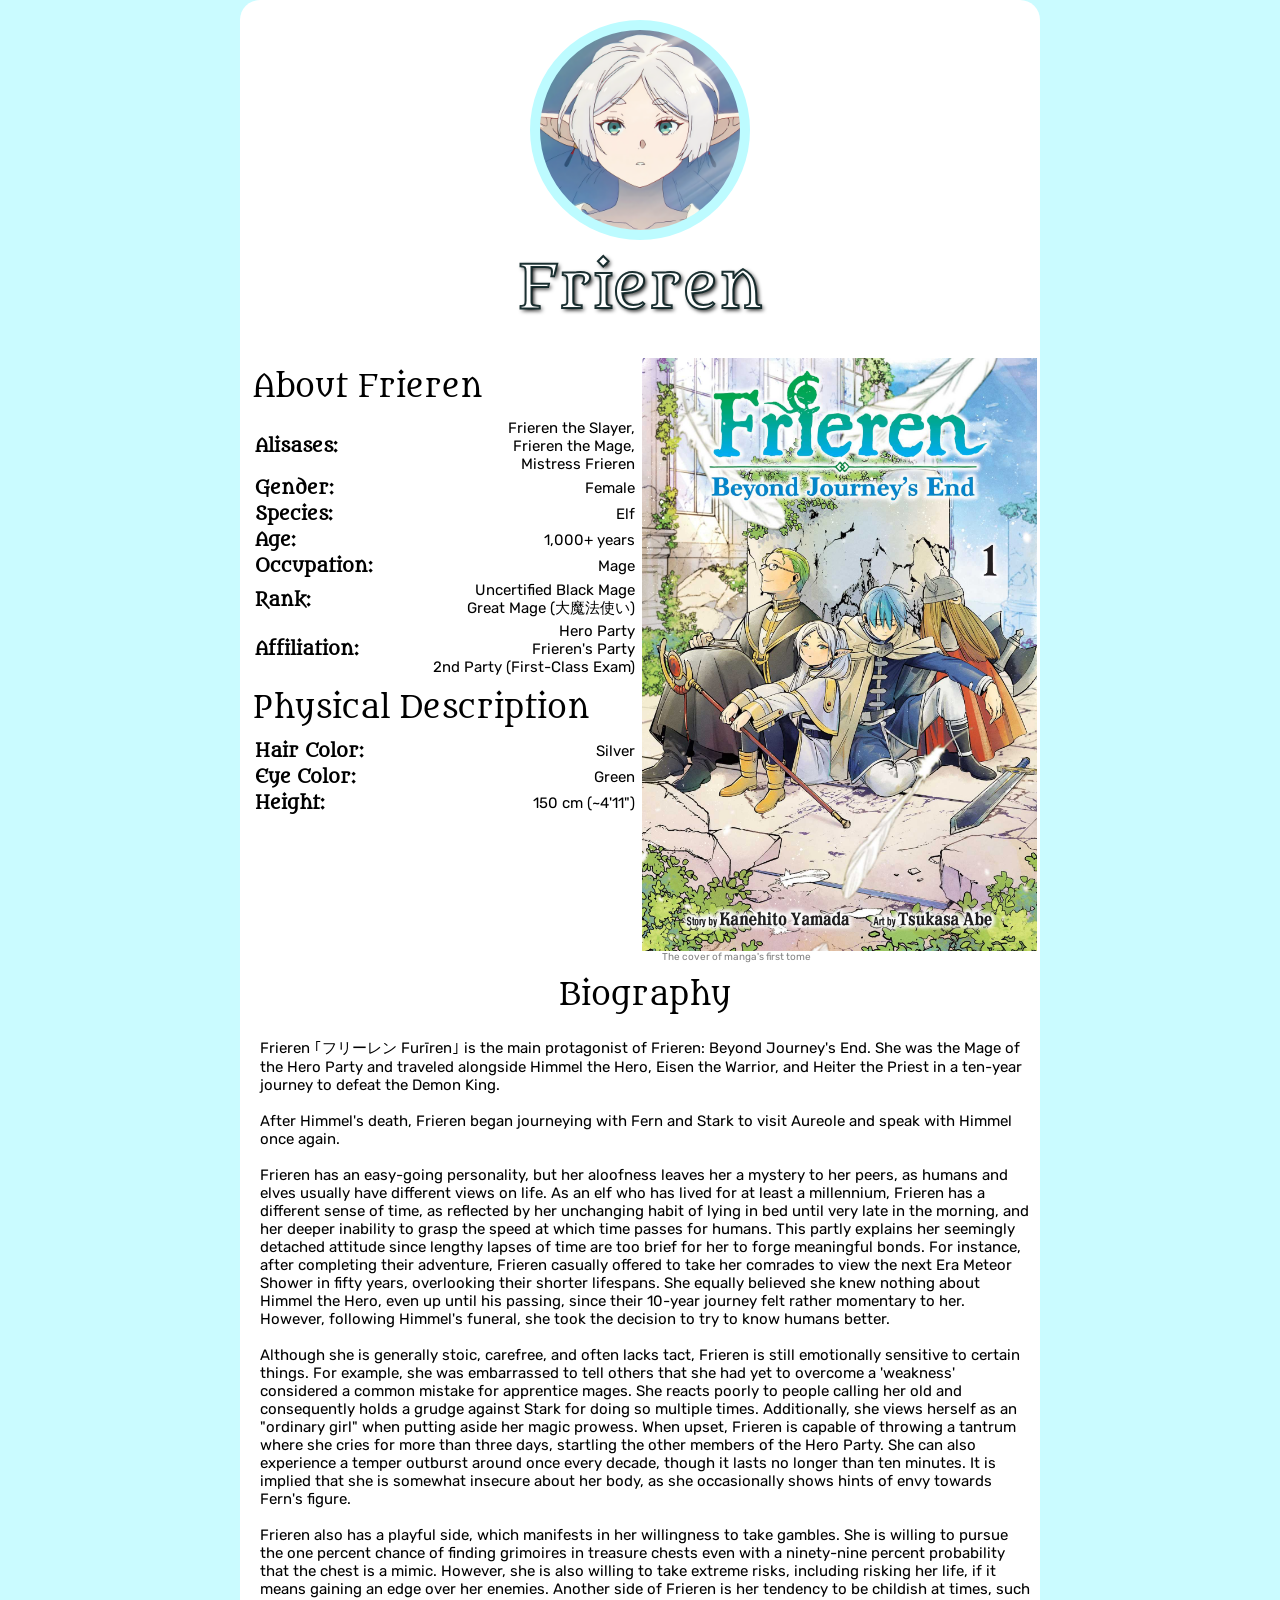
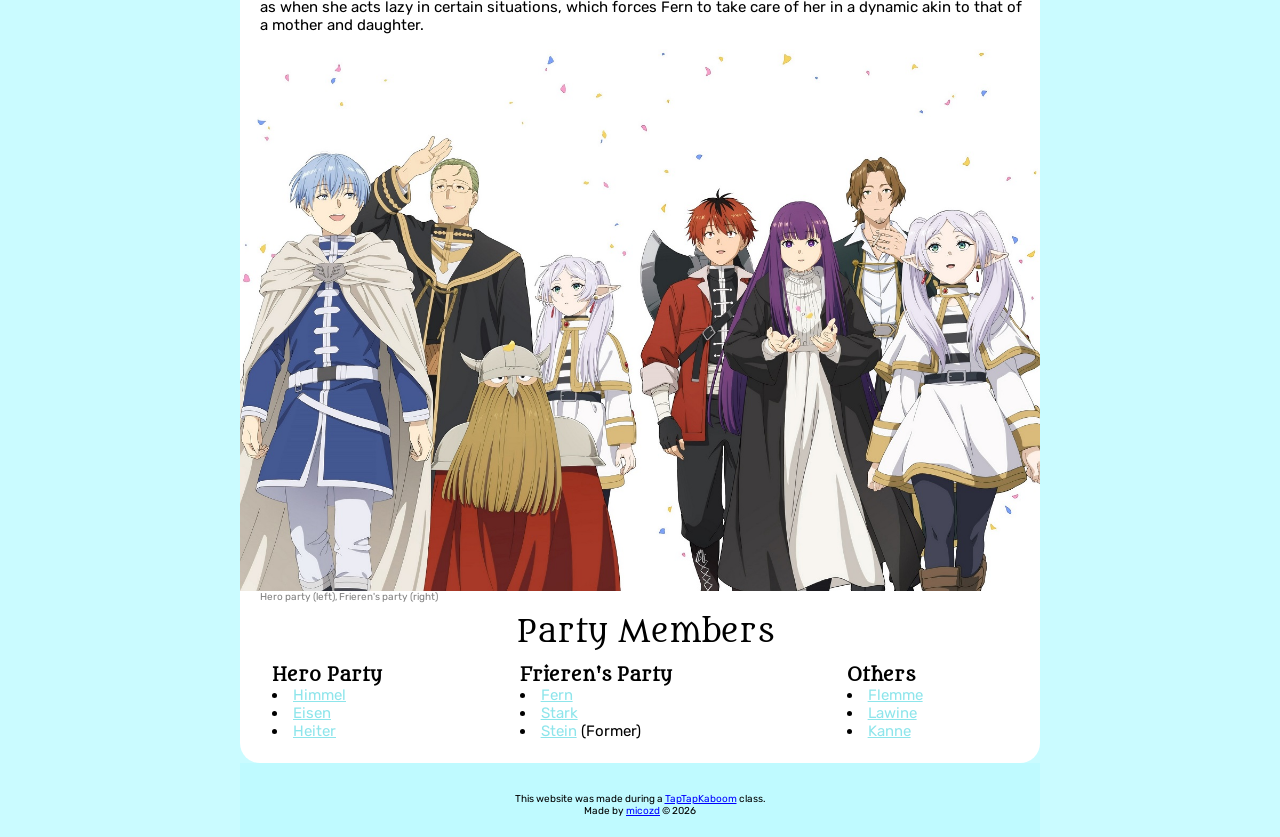
<file: index.html>
<html lang="en">
<head>
    <meta charset="UTF-8">
    <meta name="viewport" content="width=device-width, initial-scale=1.0", userscalable="no">
    <title>Frieren</title>
    <link rel="icon" href="./img/frieren_logo.png" type="image/x-icon">
    <link rel="stylesheet" href="./css/style.css">
</head>
<body>
    <center>
    <!-- Header -->
    <header>

        <div class="pfp"></div>
        <h1>Frieren</h1>
        
    </header>
    <!-- Main -->
    <main>
        <table margin="0" width="100%">
            <tr>
                <td class="about_section">
                    <h2>About Frieren</h2>
                    <table>
                        <tr>
                            <td class="about_cat">
                                Alisases:
                            </td>
                            <td class="about_info">
                                Frieren the Slayer,<br> Frieren the Mage, <br> Mistress Frieren
                            </td>
                        </tr>
                        <tr>
                            <td class="about_cat">
                                Gender:
                            </td>
                            <td class="about_info">
                                Female
                            </td>
                        </tr>
                        <tr>
                            <td class="about_cat">
                                Species:
                            </td>
                            <td class="about_info">
                                Elf
                            </td>
                        </tr>
                        <tr>
                            <td class="about_cat">
                                Age:
                            </td>
                            <td class="about_info">
                                1,000+ years
                            </td>
                        </tr>
                        <tr>
                            <td class="about_cat">
                                Occupation:
                            </td>
                            <td class="about_info">
                                Mage
                            </td>
                        </tr>
                        <tr>
                            <td class="about_cat">
                                Rank:
                            </td>
                            <td class="about_info">
                                Uncertified Black Mage<br>
                                Great Mage (大魔法使い)
                            </td>
                        </tr>
                        <tr>
                            <td class="about_cat">
                                Affiliation:
                            </td>
                            <td class="about_info">
                                Hero Party<br>
                                Frieren's Party<br>
                                2nd Party (First-Class Exam)
                            </td>
                        </tr>
                        </table>
                        <table>
                        <h2>Physical Description</h2>
                        <tr>
                            <td class="about_cat">
                                Hair Color:
                            </td>
                            <td class="about_info">
                                Silver
                            </td>
                        </tr>
                        <tr>
                            <td class="about_cat">
                                Eye Color:
                            </td>
                            <td class="about_info">
                                Green
                            </td>
                        </tr>
                        <tr>
                            <td class="about_cat">
                                Height:
                            </td>
                            <td class="about_info">
                                150 cm (~4'11")
                            </td>
                    </table>
                </td>
                <td class="manga_tab" width="50%">
                    <img class="manga" src="./img/frieren_vol1.jpg">
                    <figcaption class="figcaption_manga">The cover of manga's first tome</figcaption>
                </td>
            </tr>
        </table>
        <div class="bio">
            <h2>Biography</h2>
            <p class="bio_text">
                Frieren ｢フリーレン Furīren｣ is the main protagonist of Frieren: Beyond Journey's End. She was the Mage of the Hero Party and traveled alongside Himmel the Hero, Eisen the Warrior, and Heiter the Priest in a ten-year journey to defeat the Demon King.<br><br>
                After Himmel's death, Frieren began journeying with Fern and Stark to visit Aureole and speak with Himmel once again. <br><br>
                Frieren has an easy-going personality, but her aloofness leaves her a mystery to her peers, as humans and elves usually have different views on life. As an elf who has lived for at least a millennium, Frieren has a different sense of time, as reflected by her unchanging habit of lying in bed until very late in the morning, and her deeper inability to grasp the speed at which time passes for humans. This partly explains her seemingly detached attitude since lengthy lapses of time are too brief for her to forge meaningful bonds. For instance, after completing their adventure, Frieren casually offered to take her comrades to view the next Era Meteor Shower in fifty years, overlooking their shorter lifespans. She equally believed she knew nothing about Himmel the Hero, even up until his passing, since their 10-year journey felt rather momentary to her. However, following Himmel's funeral, she took the decision to try to know humans better.<br><br>   
                Although she is generally stoic, carefree, and often lacks tact, Frieren is still emotionally sensitive to certain things. For example, she was embarrassed to tell others that she had yet to overcome a 'weakness' considered a common mistake for apprentice mages. She reacts poorly to people calling her old and consequently holds a grudge against Stark for doing so multiple times. Additionally, she views herself as an "ordinary girl" when putting aside her magic prowess. When upset, Frieren is capable of throwing a tantrum where she cries for more than three days, startling the other members of the Hero Party. She can also experience a temper outburst around once every decade, though it lasts no longer than ten minutes. It is implied that she is somewhat insecure about her body, as she occasionally shows hints of envy towards Fern's figure.<br><br>
                Frieren also has a playful side, which manifests in her willingness to take gambles. She is willing to pursue the one percent chance of finding grimoires in treasure chests even with a ninety-nine percent probability that the chest is a mimic. However, she is also willing to take extreme risks, including risking her life, if it means gaining an edge over her enemies. Another side of Frieren is her tendency to be childish at times, such as when she acts lazy in certain situations, which forces Fern to take care of her in a dynamic akin to that of a mother and daughter. 
            </p>
        </div>
        <img src="./img/frieren_parties.jpg">
                    <figcaption>Hero party (left), Frieren's party (right)</figcaption>
    <h2>Party Members</h2>
    <table margin="0" width="95%">
        <tr>
            <td class="party_members">
                <h3>Hero Party</h3>
             <li><a href="./himmel.html">Himmel</a></li>
              <li><a href="./eisen.html">Eisen</a></li>
              <li><a href="./heiter.html">Heiter</a></li>
            </td>
            <td class="party_members">
                <h3>Frieren's Party</h3>
              <li><a href="https://frieren.fandom.com/wiki/Fern" target="_blank">Fern</a></li>
              <li><a href="https://frieren.fandom.com/wiki/Stark" target="_blank">Stark</a></li>
              <li><a href="https://frieren.fandom.com/wiki/Sein" target="_blank">Stein</a> (Former)</li>
            </td>
            <td class="party_members">
                <h3>Others</h3>
                <li><a href="https://frieren.fandom.com/wiki/Flamme" target="_blank">Flemme</a></li>
                <li><a href="https://frieren.fandom.com/wiki/Lawine" target="_blank">Lawine</a></li>
                <li><a href="https://frieren.fandom.com/wiki/Kanne" target="_blank">Kanne</a></li>
            </td>
        </tr>
    </table>
    </main>
    <!-- Footer -->
<footer>
    <p>This website was made during a <a href="taptapkaboom.com" target="_blank">TapTapKaboom</a> class. <br>Made by <a href="https://github.com/micozd" target="_blank">micozd</a> &#169 2026</p>
</footer>
    </center>
</body>
</html>
</file>
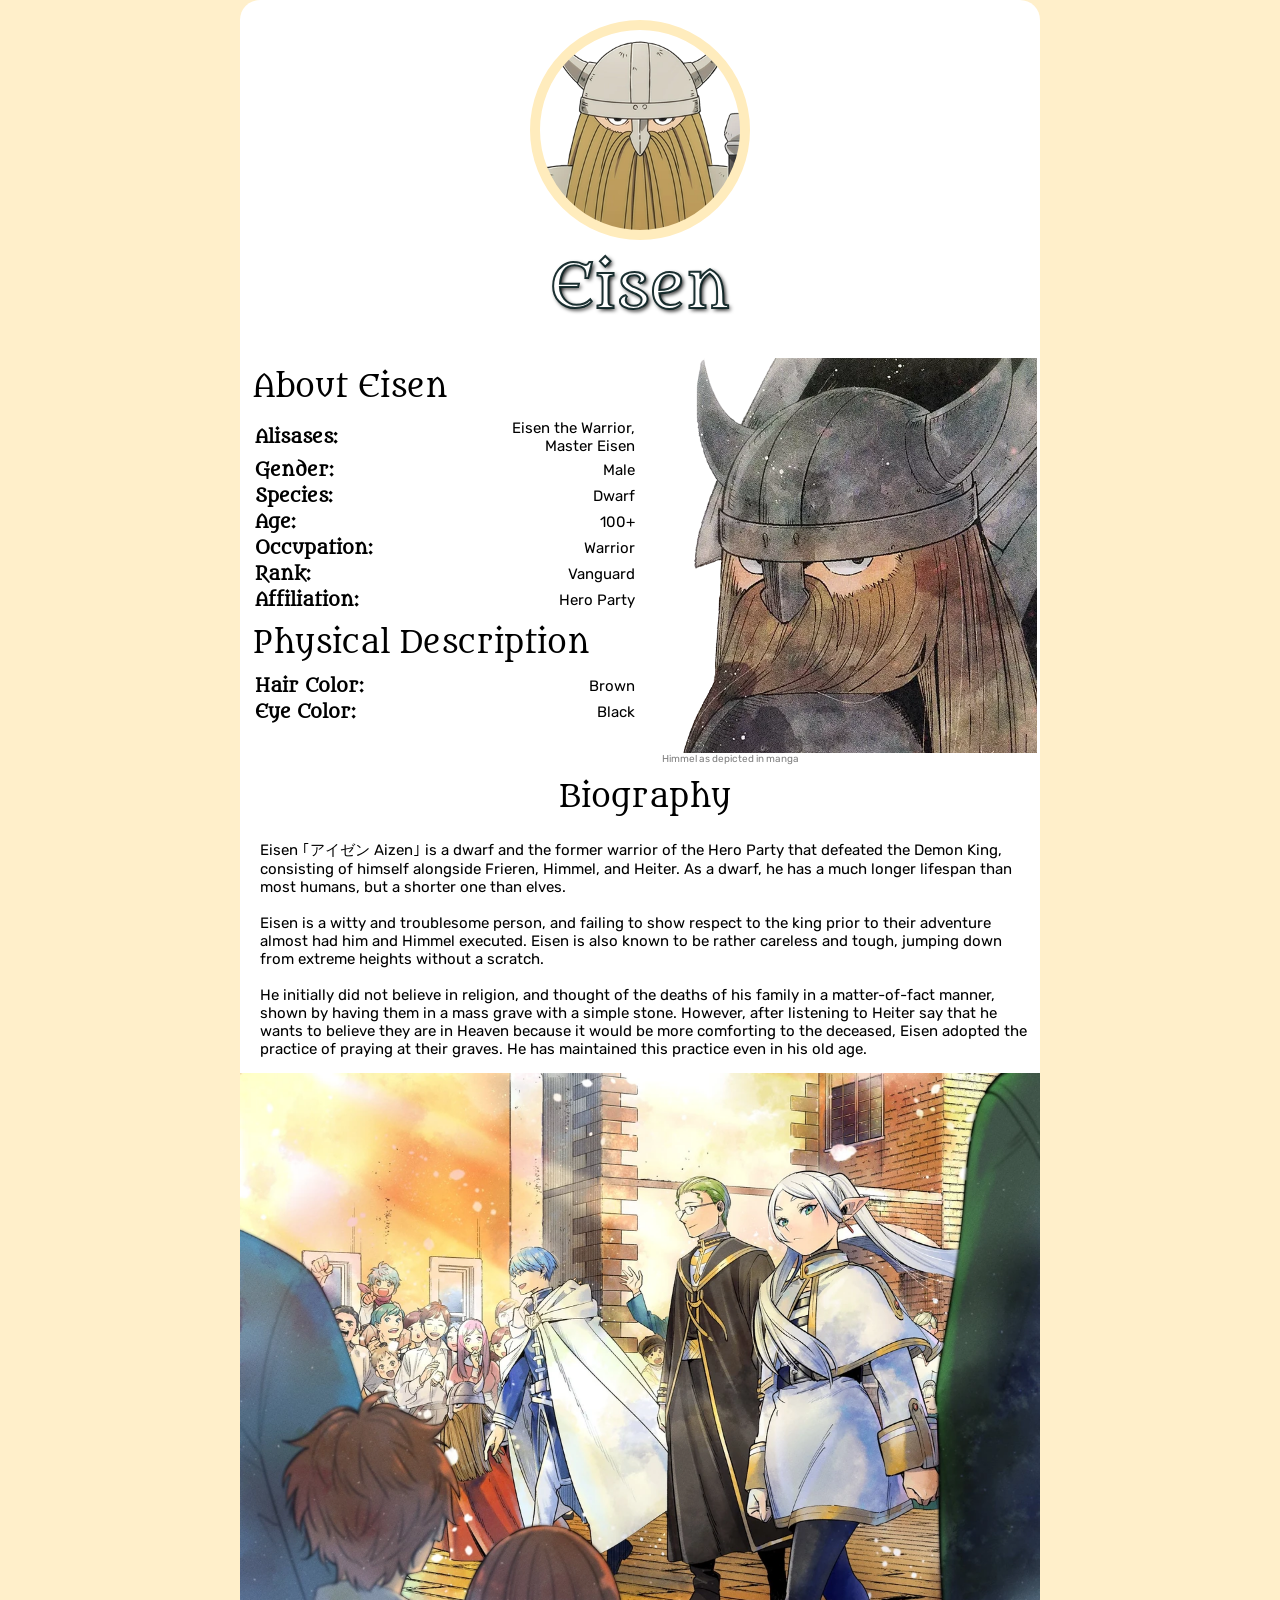
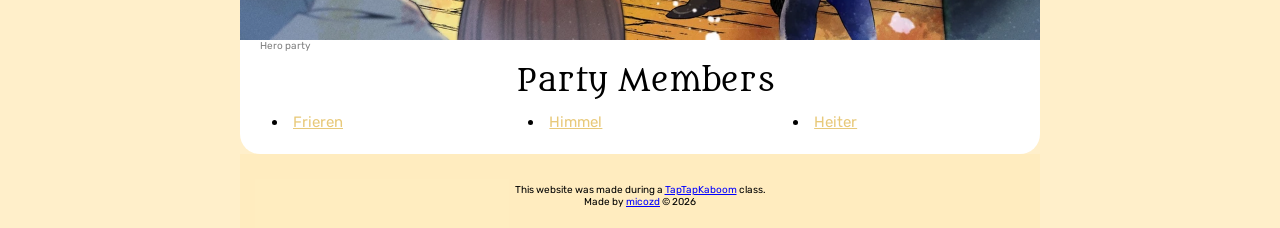
<file: eisen.html>
<html lang="en">
<head>
    <meta charset="UTF-8">
    <meta name="viewport" content="width=device-width, initial-scale=1.0", userscalable="no">
    <title>Eisen</title>
    <link rel="icon" href="./img/frieren_logo.png" type="image/x-icon">
    <link rel="stylesheet" href="./css/style_eisen.css">
</head>
<body>
    <center>
    <!-- Header -->
    <header>

        <div class="pfp"></div>
        <h1>Eisen</h1>
        
    </header>
    <!-- Main -->
    <main>
        <table margin="0" width="100%">
            <tr>
                <td class="about_section">
                    <h2>About Eisen</h2>
                    <table>
                        <tr>
                            <td class="about_cat">
                                Alisases:
                            </td>
                            <td class="about_info">
                                Eisen the Warrior,<br> Master Eisen
                            </td>
                        </tr>
                        <tr>
                            <td class="about_cat">
                                Gender:
                            </td>
                            <td class="about_info">
                                Male
                            </td>
                        </tr>
                        <tr>
                            <td class="about_cat">
                                Species:
                            </td>
                            <td class="about_info">
                                Dwarf
                            </td>
                        </tr>
                        <tr>
                            <td class="about_cat">
                                Age:
                            </td>
                            <td class="about_info">
                                100+
                            </td>
                        </tr>
                        <tr>
                            <td class="about_cat">
                                Occupation:
                            </td>
                            <td class="about_info">
                                Warrior
                            </td>
                        </tr>
                         <tr>
                            <td class="about_cat">
                                Rank:
                            </td>
                            <td class="about_info">
                                Vanguard
                            </td>
                        </tr>
                        <tr>
                            <td class="about_cat">
                                Affiliation:
                            </td>
                            <td class="about_info">
                                Hero Party
                            </td>
                        </tr>
                        </table>
                        <table>
                        <h2>Physical Description</h2>
                        <tr>
                            <td class="about_cat">
                                Hair Color:
                            </td>
                            <td class="about_info">
                                Brown
                            </td>
                        </tr>
                        <tr>
                            <td class="about_cat">
                                Eye Color:
                            </td>
                            <td class="about_info">
                                Black
                            </td>
                        </tr>
                    </table>
                </td>
                <td class="manga_tab" width="50%">
                    <img class="manga" src="./img/Eisen_manga_portrait.webp">
                    <figcaption class="figcaption_manga">Himmel as depicted in manga</figcaption>
                </td>
            </tr>
        </table>
        <div class="bio">
            <h2>Biography</h2>
            <p class="bio_text">
                Eisen ｢アイゼン Aizen｣ is a dwarf and the former warrior of the Hero Party that defeated the Demon King, consisting of himself alongside Frieren, Himmel, and Heiter. As a dwarf, he has a much longer lifespan than most humans, but a shorter one than elves. <br><br>
                Eisen is a witty and troublesome person, and failing to show respect to the king prior to their adventure almost had him and Himmel executed. Eisen is also known to be rather careless and tough, jumping down from extreme heights without a scratch. <br><br>
                He initially did not believe in religion, and thought of the deaths of his family in a matter-of-fact manner, shown by having them in a mass grave with a simple stone. However, after listening to Heiter say that he wants to believe they are in Heaven because it would be more comforting to the deceased, Eisen adopted the practice of praying at their graves. He has maintained this practice even in his old age. 

            </p>
        </div>
        <img src="./img/hero_party.webp">
                    <figcaption>Hero party</figcaption>
    <h2>Party Members</h2>
    <table margin="0" width="95%">
        <tr>
            <td class="party_members">   
             <li><a href="./index.html">Frieren</a></li>             
            </td>
            <td class="party_members">
               <li><a href="./himmel.html">Himmel</a></li>
            </td>
            <td class="party_members">
              <li><a href="./heiter.html">Heiter</a></li>
            </td>
        </tr>
    </table>
    </main>
    <!-- Footer -->
<footer>
    <p>This website was made during a <a href="taptapkaboom.com" target="_blank">TapTapKaboom</a> class. <br>Made by <a href="https://github.com/micozd" target="_blank">micozd</a> &#169 2026</p>
</footer>
    </center>
</body>
</html>
</file>
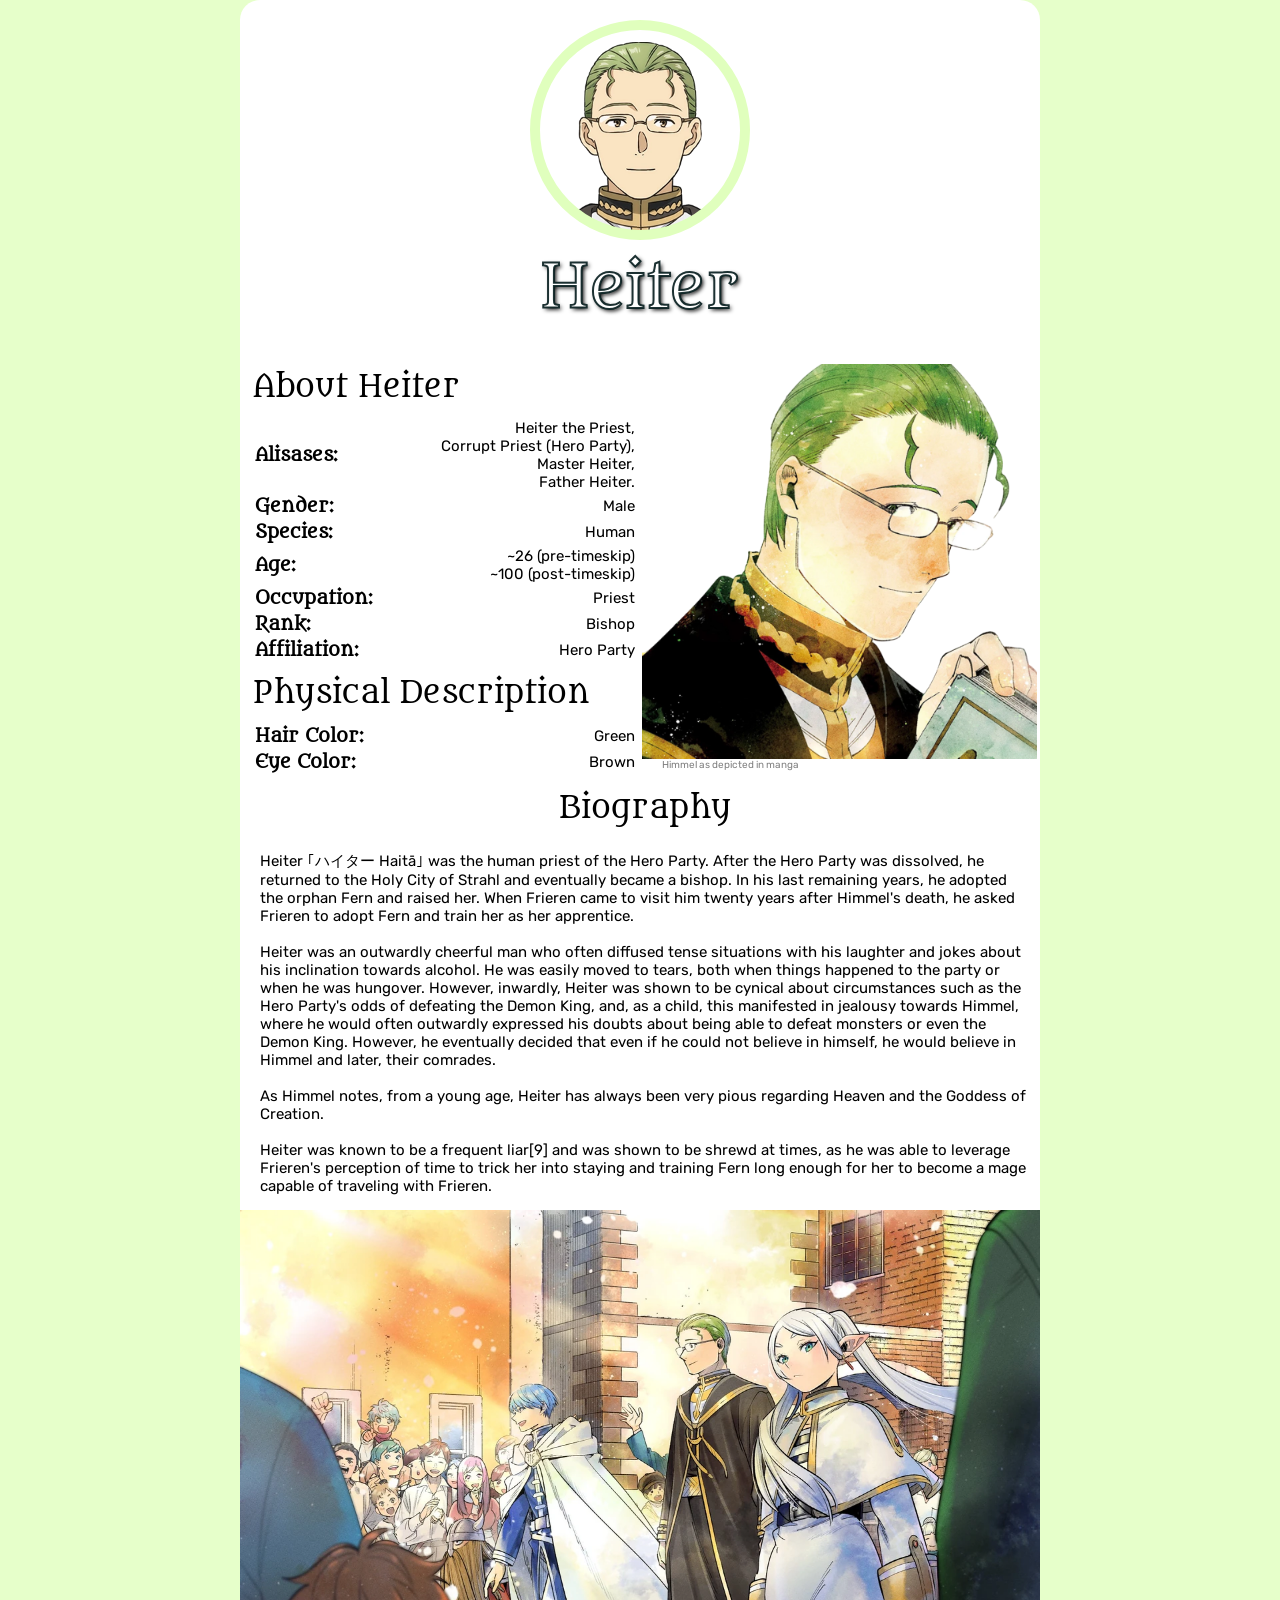
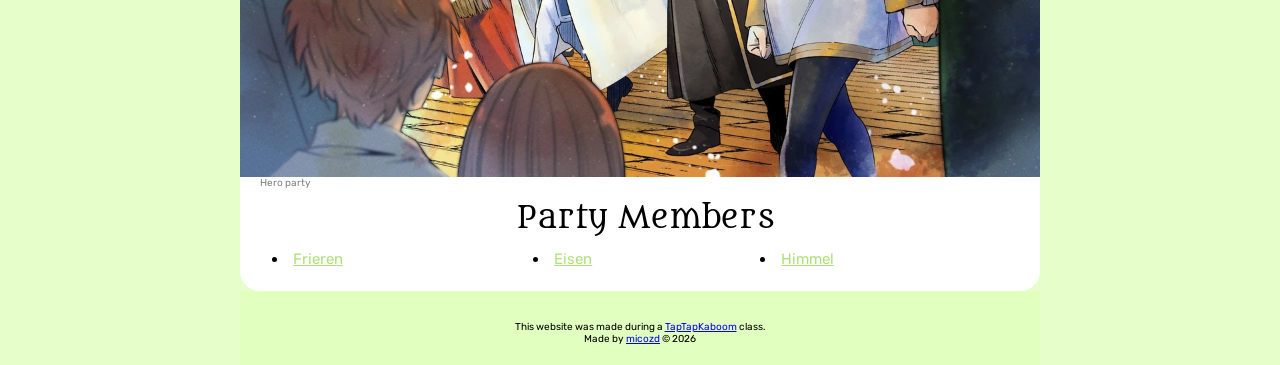
<file: heiter.html>
<html lang="en">
<head>
    <meta charset="UTF-8">
    <meta name="viewport" content="width=device-width, initial-scale=1.0", userscalable="no">
    <title>Heiter</title>
    <link rel="icon" href="./img/frieren_logo.png" type="image/x-icon">
    <link rel="stylesheet" href="./css/style_heiter.css">
</head>
<body>
    <center>
    <!-- Header -->
    <header>
        <div class="pfp"></div>
        <h1>Heiter</h1>
        
    </header>
    <!-- Main -->
    <main>
        <table margin="0" width="100%">
            <tr>
                <td class="about_section">
                    <h2>About Heiter</h2>
                    <table>
                        <tr>
                            <td class="about_cat">
                                Alisases:
                            </td>
                            <td class="about_info">
                                Heiter the Priest,<br> Corrupt Priest (Hero Party),<br>Master Heiter,<br>Father Heiter.
                            </td>
                        </tr>
                        <tr>
                            <td class="about_cat">
                                Gender:
                            </td>
                            <td class="about_info">
                                Male
                            </td>
                        </tr>
                        <tr>
                            <td class="about_cat">
                                Species:
                            </td>
                            <td class="about_info">
                                Human
                            </td>
                        </tr>
                        <tr>
                            <td class="about_cat">
                                Age:
                            </td>
                            <td class="about_info">
                                ~26 (pre-timeskip)<br>
                                ~100 (post-timeskip)
                            </td>
                        </tr>
                        <tr>
                            <td class="about_cat">
                                Occupation:
                            </td>
                            <td class="about_info">
                                Priest
                            </td>
                        </tr>
                         <tr>
                            <td class="about_cat">
                                Rank:
                            </td>
                            <td class="about_info">
                                Bishop
                            </td>
                        </tr>
                        <tr>
                            <td class="about_cat">
                                Affiliation:
                            </td>
                            <td class="about_info">
                                Hero Party
                            </td>
                        </tr>
                        </table>
                        <table>
                        <h2>Physical Description</h2>
                        <tr>
                            <td class="about_cat">
                                Hair Color:
                            </td>
                            <td class="about_info">
                                Green
                            </td>
                        </tr>
                        <tr>
                            <td class="about_cat">
                                Eye Color:
                            </td>
                            <td class="about_info">
                                Brown
                            </td>
                        </tr>
                    </table>
                </td>
                <td class="manga_tab" width="50%">
                    <img class="manga" src="./img/Heiter_manga_portrait.webp">
                    <figcaption class="figcaption_manga">Himmel as depicted in manga</figcaption>
                </td>
            </tr>
        </table>
        <div class="bio">
            <h2>Biography</h2>
            <p class="bio_text">
                Heiter ｢ハイター Haitā｣ was the human priest of the Hero Party. After the Hero Party was dissolved, he returned to the Holy City of Strahl and eventually became a bishop. In his last remaining years, he adopted the orphan Fern and raised her. When Frieren came to visit him twenty years after Himmel's death, he asked Frieren to adopt Fern and train her as her apprentice.  <br><br>
                Heiter was an outwardly cheerful man who often diffused tense situations with his laughter and jokes about his inclination towards alcohol. He was easily moved to tears, both when things happened to the party or when he was hungover. However, inwardly, Heiter was shown to be cynical about circumstances such as the Hero Party's odds of defeating the Demon King, and, as a child, this manifested in jealousy towards Himmel, where he would often outwardly expressed his doubts about being able to defeat monsters or even the Demon King. However, he eventually decided that even if he could not believe in himself, he would believe in Himmel and later, their comrades.  <br><br>
                As Himmel notes, from a young age, Heiter has always been very pious regarding Heaven and the Goddess of Creation. <br><br>
                Heiter was known to be a frequent liar[9] and was shown to be shrewd at times, as he was able to leverage Frieren's perception of time to trick her into staying and training Fern long enough for her to become a mage capable of traveling with Frieren. 
            </p>
        </div>
        <img src="./img/hero_party.webp">
                    <figcaption>Hero party</figcaption>
    <h2>Party Members</h2>
    <table margin="0" width="95%">
        <tr>
            <td class="party_members">   
             <li><a href="./index.html">Frieren</a></li>             
            </td>
            <td class="party_members">
               <li><a href="./eisen.html">Eisen</a></li>
            </td>
            <td class="party_members">
              <li><a href="./himmel.html">Himmel</a></li>
            </td>
        </tr>
    </table>
    </main>
    <!-- Footer -->
<footer>
    <p>This website was made during a <a href="taptapkaboom.com" target="_blank">TapTapKaboom</a> class. <br>Made by <a href="https://github.com/micozd" target="_blank">micozd</a> &#169 2026</p>
</footer>
    </center>
</body>
</html>
</file>
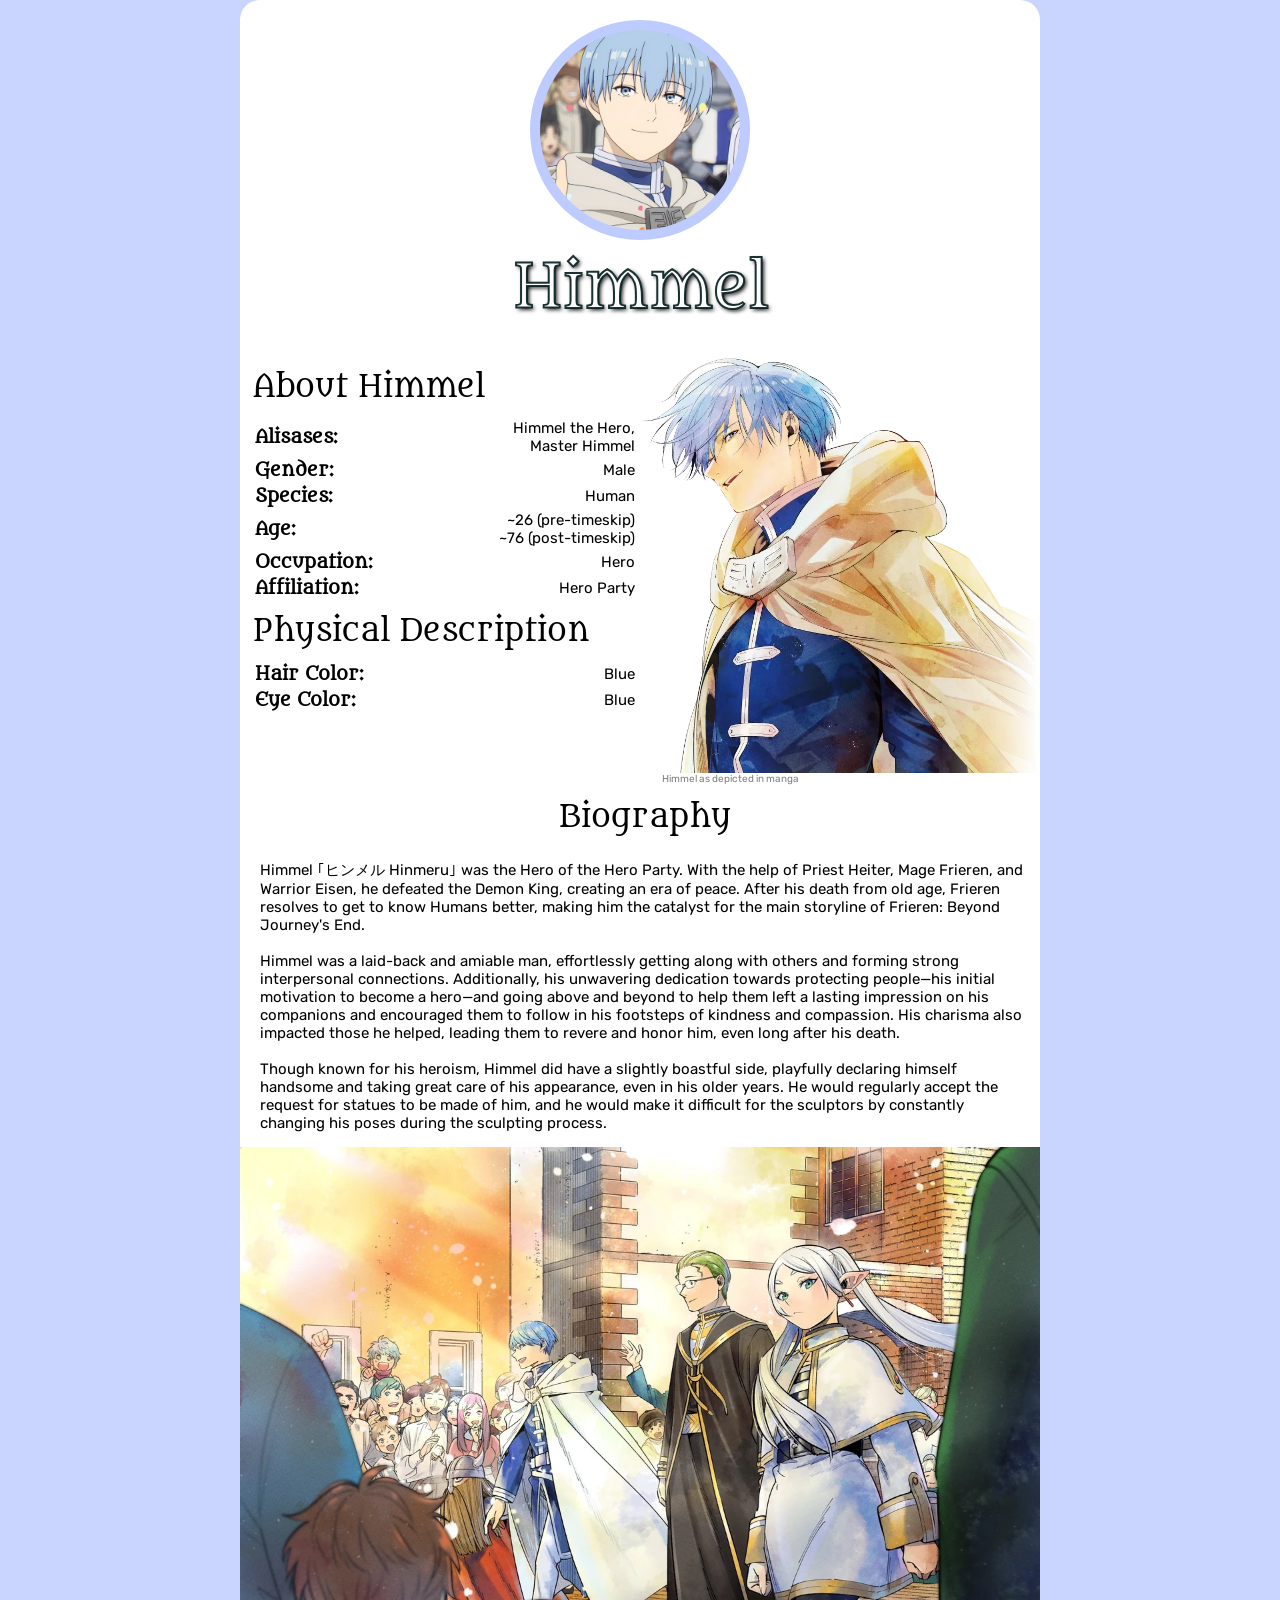
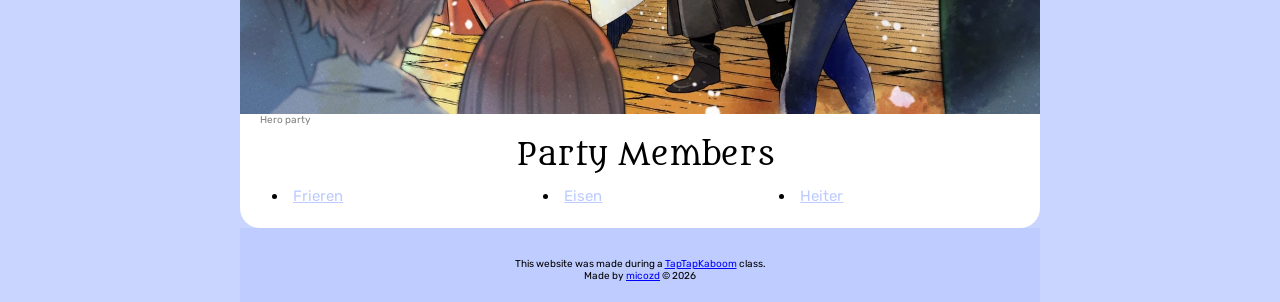
<file: himmel.html>
<html lang="en">
<head>
    <meta charset="UTF-8">
    <meta name="viewport" content="width=device-width, initial-scale=1.0", userscalable="no">
    <title>Himmel</title>
    <link rel="icon" href="./img/frieren_logo.png" type="image/x-icon">
    <link rel="stylesheet" href="./css/style_himmel.css">
</head>
<body>
    <center>
    <!-- Header -->
    <header>

        <div class="pfp"></div>
        <h1>Himmel</h1>
        
    </header>
    <!-- Main -->
    <main>
        <table margin="0" width="100%">
            <tr>
                <td class="about_section">
                    <h2>About Himmel</h2>
                    <table>
                        <tr>
                            <td class="about_cat">
                                Alisases:
                            </td>
                            <td class="about_info">
                                Himmel the Hero,<br> Master Himmel
                            </td>
                        </tr>
                        <tr>
                            <td class="about_cat">
                                Gender:
                            </td>
                            <td class="about_info">
                                Male
                            </td>
                        </tr>
                        <tr>
                            <td class="about_cat">
                                Species:
                            </td>
                            <td class="about_info">
                                Human
                            </td>
                        </tr>
                        <tr>
                            <td class="about_cat">
                                Age:
                            </td>
                            <td class="about_info">
                                ~26 (pre-timeskip)<br>
                                ~76 (post-timeskip)
                            </td>
                        </tr>
                        <tr>
                            <td class="about_cat">
                                Occupation:
                            </td>
                            <td class="about_info">
                                Hero
                            </td>
                        </tr>
                        <tr>
                            <td class="about_cat">
                                Affiliation:
                            </td>
                            <td class="about_info">
                                Hero Party
                            </td>
                        </tr>
                        </table>
                        <table>
                        <h2>Physical Description</h2>
                        <tr>
                            <td class="about_cat">
                                Hair Color:
                            </td>
                            <td class="about_info">
                                Blue
                            </td>
                        </tr>
                        <tr>
                            <td class="about_cat">
                                Eye Color:
                            </td>
                            <td class="about_info">
                                Blue
                            </td>
                        </tr>
                    </table>
                </td>
                <td class="manga_tab" width="50%">
                    <img class="manga" src="./img/Himmel_manga_profile.webp">
                    <figcaption class="figcaption_manga">Himmel as depicted in manga</figcaption>
                </td>
            </tr>
        </table>
        <div class="bio">
            <h2>Biography</h2>
            <p class="bio_text">
                Himmel ｢ヒンメル Hinmeru｣ was the Hero of the Hero Party. With the help of Priest Heiter, Mage Frieren, and Warrior Eisen, he defeated the Demon King, creating an era of peace. After his death from old age, Frieren resolves to get to know Humans better, making him the catalyst for the main storyline of Frieren: Beyond Journey's End. <br><br>
                Himmel was a laid-back and amiable man, effortlessly getting along with others and forming strong interpersonal connections. Additionally, his unwavering dedication towards protecting people—his initial motivation to become a hero—and going above and beyond to help them left a lasting impression on his companions and encouraged them to follow in his footsteps of kindness and compassion. His charisma also impacted those he helped, leading them to revere and honor him, even long after his death. <br><br>
                Though known for his heroism, Himmel did have a slightly boastful side, playfully declaring himself handsome and taking great care of his appearance, even in his older years. He would regularly accept the request for statues to be made of him, and he would make it difficult for the sculptors by constantly changing his poses during the sculpting process. 
            </p>
        </div>
        <img src="./img/hero_party.webp">
                    <figcaption>Hero party</figcaption>
    <h2>Party Members</h2>
    <table margin="0" width="95%">
        <tr>
            <td class="party_members">   
             <li><a href="./index.html">Frieren</a></li>             
            </td>
            <td class="party_members">
               <li><a href="./eisen.html">Eisen</a></li>
            </td>
            <td class="party_members">
              <li><a href="./heiter.html">Heiter</a></li>
            </td>
        </tr>
    </table>
    </main>
    <!-- Footer -->
<footer>
    <p>This website was made during a <a href="taptapkaboom.com" target="_blank">TapTapKaboom</a> class. <br>Made by <a href="https://github.com/micozd" target="_blank">micozd</a> &#169 2026</p>
</footer>
    </center>
</body>
</html>
</file>
<file: css/style.css>
@import url('https://fonts.googleapis.com/css2?family=Metamorphous&family=Rubik:ital,wght@0,300..900;1,300..900&display=swap');

body{
    margin:0; 
    padding:0;
    background-color: rgba(189, 251, 255, 0.8);
    
}
header{
    
    text-align: center;
    background-color: white;
    border-radius: 20px 20px 0px 0px;
    max-width: 800px;
    padding-top: 20px;
    padding-bottom: 20px;
}

header .pfp {
    border-radius: 50%;
    border: 10px solid rgb(189, 251, 255);
    width: 200px;
    height: 200px;
    background-image: url('./../img/frieren_header.png');
    background-repeat: no-repeat;
    background-position: center center;
    background-size: cover;
    margin: 0 auto;
   
}

header h1{
    font-family: "Metamorphous", serif;
    font-weight: 500;
    font-style: normal;
    font-size: 60px;
    color: white;
    -webkit-text-stroke : 2px rgba(11, 34, 35, 0.925);
    text-shadow: 2px 2px 4px black;
    margin: 10 0 10 0;
}
main{
    max-width: 800px;
    margin: 0 auto;
    background-color: white;
    border-radius: 0px 0px 20px 20px;
    padding-bottom: 20px;
    
    
}

h2{
    font-family: "Metamorphous", serif;
    font-weight: 400;
    font-style: normal;
    font-size: 30px;
    color: black;
    margin: 10 0 0 10;
    padding-bottom: 10px;
}

.about_cat{
    text-align: left;
    font-family: "Metamorphous", serif;
    font-weight: bold;
    padding-left: 10px;
    font-size: 18px;
    
}

.about_section{
    position: relative;
    display: grid;
}

.about_info{
    text-align: right;
    font-family: "Rubik", serif;
    font-weight: normal;
    padding-left: 10px;
    font-size: 15px;
  
}

main img {
    max-width: 100%;
}

.figcaption_manga{
    text-align: left;
    font-family: "Rubik", serif;
    font-weight: italic;
    padding-left: 20px;
    font-size: 10px;
    color: gray;
}

figcaption{
    text-align: left;
    font-family: "Rubik", serif;
    font-weight: italic;
    padding-left: 20px;
    font-size: 10px;
    color: gray;
}

.bio_text{
    text-align: left;
    font-family: "Rubik", serif;
    font-weight: normal;
    padding-left: 10px;
    padding-right: 10px;
    font-size: 15px;
    margin-left: 10px;

}



.party_members{
    text-align: left;
    font-family: "Rubik", serif;
    font-weight: normal;
    padding-left: 10px;
    padding-right: 10px;
    font-size: 15px;
    margin-left: 10px;
}
h3{
    margin: 0;
    font-family: "Metamorphous", serif;
}

a:visited{
    color: teal
}

a:link{
    color:  rgba(141, 229, 235, 0.994)
}

footer{
    max-width: 800px;
    font-family: "Rubik", serif;
    font-size: 10px;
    margin: 0 auto;
    background-color: rgba(189, 251, 255, 0.8);
    padding: 20 0 10 0;
}

footer a:visited{
    color:indigo
}

footer a:link{
    color: blue
}

@media (max-width: 600px) {
    .manga_tab{
        display: none;
    }
    header h1{
        font-size: 40px;
         -webkit-text-stroke : 1px rgba(11, 34, 35, 0.925);
        text-shadow: 1px 1px 2px black;
    }
    h2{
        font-size: 20px;
    }
    .about_cat{
        font-size: 12px;
    }
    .about_info{
        font-size: 12px;
    }
    .bio_text{
        font-size: 12px;
    }
    h3{
        font-size: 12px;
    }
    .party_members{
        font-size: 12px;
    }

}

@media (max-width:840px) {
    header, main{
        border-radius: 0px 0px 0px 0px;
    }
}
</file>
<file: css/style_eisen.css>
@import url('https://fonts.googleapis.com/css2?family=Metamorphous&family=Rubik:ital,wght@0,300..900;1,300..900&display=swap');

body{
    margin:0; 
    padding:0;
    background-color: rgba(255, 236, 189, 0.8);
    
}
header{
    
    text-align: center;
    background-color: white;
    border-radius: 20px 20px 0px 0px;
    max-width: 800px;
    padding-top: 20px;
    padding-bottom: 20px;
}

header .pfp {
    border-radius: 50%;
    border: 10px solid rgba(255, 236, 189);
    width: 200px;
    height: 200px;
    background-image: url('./../img/Eisen_anime_portrait.webp');
    background-repeat: no-repeat;
    background-position: center center;
    background-size: cover;
    margin: 0 auto;
   
}

header h1{
    font-family: "Metamorphous", serif;
    font-weight: 500;
    font-style: normal;
    font-size: 60px;
    color: white;
    -webkit-text-stroke : 2px rgba(11, 34, 35, 0.925);
    text-shadow: 2px 2px 4px black;
    margin: 10 0 10 0;
}
main{
    max-width: 800px;
    margin: 0 auto;
    background-color: white;
    border-radius: 0px 0px 20px 20px;
    padding-bottom: 20px;
    
    
}

h2{
    font-family: "Metamorphous", serif;
    font-weight: 400;
    font-style: normal;
    font-size: 30px;
    color: black;
    margin: 10 0 0 10;
    padding-bottom: 10px;
}

.about_cat{
    text-align: left;
    font-family: "Metamorphous", serif;
    font-weight: bold;
    padding-left: 10px;
    font-size: 18px;
    
}

.about_section{
    position: relative;
    display: grid;
}

.about_info{
    text-align: right;
    font-family: "Rubik", serif;
    font-weight: normal;
    padding-left: 10px;
    font-size: 15px;
  
}

main img {
    max-width: 100%;
}

.figcaption_manga{
    text-align: left;
    font-family: "Rubik", serif;
    font-weight: italic;
    padding-left: 20px;
    font-size: 10px;
    color: gray;
}

figcaption{
    text-align: left;
    font-family: "Rubik", serif;
    font-weight: italic;
    padding-left: 20px;
    font-size: 10px;
    color: gray;
}

.bio_text{
    text-align: left;
    font-family: "Rubik", serif;
    font-weight: normal;
    padding-left: 10px;
    padding-right: 10px;
    font-size: 15px;
    margin-left: 10px;

}



.party_members{
    text-align: left;
    font-family: "Rubik", serif;
    font-weight: normal;
    padding-left: 10px;
    padding-right: 10px;
    font-size: 15px;
    margin-left: 10px;
}
h3{
    margin: 0;
    font-family: "Metamorphous", serif;
}

a:visited{
    color: teal
}

a:link{
    color:  rgb(232, 201, 122);
}

footer{
    max-width: 800px;
    font-family: "Rubik", serif;
    font-size: 10px;
    margin: 0 auto;
    background-color: rgba(255, 236, 189, 0.8);
    padding: 20 0 10 0;
}

footer a:visited{
    color:indigo
}

footer a:link{
    color: blue
}

@media (max-width: 600px) {
    .manga_tab{
        display: none;
    }
    header h1{
        font-size: 40px;
         -webkit-text-stroke : 1px rgba(11, 34, 35, 0.925);
        text-shadow: 1px 1px 2px black;
    }
    h2{
        font-size: 20px;
    }
    .about_cat{
        font-size: 12px;
    }
    .about_info{
        font-size: 12px;
    }
    .bio_text{
        font-size: 12px;
    }
    h3{
        font-size: 12px;
    }
    .party_members{
        font-size: 12px;
    }

}

@media (max-width:840px) {
    header, main{
        border-radius: 0px 0px 0px 0px;
    }
}
</file>
<file: css/style_heiter.css>
@import url('https://fonts.googleapis.com/css2?family=Metamorphous&family=Rubik:ital,wght@0,300..900;1,300..900&display=swap');

body{
    margin:0; 
    padding:0;
    background-color: rgba(224, 255, 189, 0.8);
    
}
header{
    
    text-align: center;
    background-color: white;
    border-radius: 20px 20px 0px 0px;
    max-width: 800px;
    padding-top: 20px;
    padding-bottom: 20px;
}

header .pfp {
    border-radius: 50%;
    border: 10px solid rgba(224, 255, 189);
    width: 200px;
    height: 200px;
    background-image: url('./../img/Heiter_anime_portrait.webp');
    background-repeat: no-repeat;
    background-position: center center;
    background-size: cover;
    margin: 0 auto;
   
}

header h1{
    font-family: "Metamorphous", serif;
    font-weight: 500;
    font-style: normal;
    font-size: 60px;
    color: white;
    -webkit-text-stroke : 2px rgba(11, 34, 35, 0.925);
    text-shadow: 2px 2px 4px black;
    margin: 10 0 10 0;
}
main{
    max-width: 800px;
    margin: 0 auto;
    background-color: white;
    border-radius: 0px 0px 20px 20px;
    padding-bottom: 20px;
    
    
}

h2{
    font-family: "Metamorphous", serif;
    font-weight: 400;
    font-style: normal;
    font-size: 30px;
    color: black;
    margin: 10 0 0 10;
    padding-bottom: 10px;
}

.about_cat{
    text-align: left;
    font-family: "Metamorphous", serif;
    font-weight: bold;
    padding-left: 10px;
    font-size: 18px;
    
}

.about_section{
    position: relative;
    display: grid;
}

.about_info{
    text-align: right;
    font-family: "Rubik", serif;
    font-weight: normal;
    padding-left: 10px;
    font-size: 15px;
  
}

main img {
    max-width: 100%;
}

.figcaption_manga{
    text-align: left;
    font-family: "Rubik", serif;
    font-weight: italic;
    padding-left: 20px;
    font-size: 10px;
    color: gray;
}

figcaption{
    text-align: left;
    font-family: "Rubik", serif;
    font-weight: italic;
    padding-left: 20px;
    font-size: 10px;
    color: gray;
}

.bio_text{
    text-align: left;
    font-family: "Rubik", serif;
    font-weight: normal;
    padding-left: 10px;
    padding-right: 10px;
    font-size: 15px;
    margin-left: 10px;

}



.party_members{
    text-align: left;
    font-family: "Rubik", serif;
    font-weight: normal;
    padding-left: 10px;
    padding-right: 10px;
    font-size: 15px;
    margin-left: 10px;
}
h3{
    margin: 0;
    font-family: "Metamorphous", serif;
}

a:visited{
    color: teal
}

a:link{
    color: rgba(173, 223, 116, 0.973);;
}

footer{
    max-width: 800px;
    font-family: "Rubik", serif;
    font-size: 10px;
    margin: 0 auto;
    background-color: rgba(224, 255, 189, 0.8);
    padding: 20 0 10 0;
}

footer a:visited{
    color:indigo
}

footer a:link{
    color: blue
}

@media (max-width: 600px) {
    .manga_tab{
        display: none;
    }
    header h1{
        font-size: 40px;
         -webkit-text-stroke : 1px rgba(11, 34, 35, 0.925);
        text-shadow: 1px 1px 2px black;
    }
    h2{
        font-size: 20px;
    }
    .about_cat{
        font-size: 12px;
    }
    .about_info{
        font-size: 12px;
    }
    .bio_text{
        font-size: 12px;
    }
    h3{
        font-size: 12px;
    }
    .party_members{
        font-size: 12px;
    }

}

@media (max-width:840px) {
    header, main{
        border-radius: 0px 0px 0px 0px;
    }
}
</file>
<file: css/style_himmel.css>
@import url('https://fonts.googleapis.com/css2?family=Metamorphous&family=Rubik:ital,wght@0,300..900;1,300..900&display=swap');

body{
    margin:0; 
    padding:0;
    background-color: rgba(189, 203, 255, 0.8);
    
}
header{
    
    text-align: center;
    background-color: white;
    border-radius: 20px 20px 0px 0px;
    max-width: 800px;
    padding-top: 20px;
    padding-bottom: 20px;
}

header .pfp {
    border-radius: 50%;
    border: 10px solid rgba(189, 203, 255);
    width: 200px;
    height: 200px;
    background-image: url('./../img/himmel_profile.webp');
    background-repeat: no-repeat;
    background-position: center center;
    background-size: cover;
    margin: 0 auto;
   
}

header h1{
    font-family: "Metamorphous", serif;
    font-weight: 500;
    font-style: normal;
    font-size: 60px;
    color: white;
    -webkit-text-stroke : 2px rgba(11, 34, 35, 0.925);
    text-shadow: 2px 2px 4px black;
    margin: 10 0 10 0;
}
main{
    max-width: 800px;
    margin: 0 auto;
    background-color: white;
    border-radius: 0px 0px 20px 20px;
    padding-bottom: 20px;
    
    
}

h2{
    font-family: "Metamorphous", serif;
    font-weight: 400;
    font-style: normal;
    font-size: 30px;
    color: black;
    margin: 10 0 0 10;
    padding-bottom: 10px;
}

.about_cat{
    text-align: left;
    font-family: "Metamorphous", serif;
    font-weight: bold;
    padding-left: 10px;
    font-size: 18px;
    
}

.about_section{
    position: relative;
    display: grid;
}

.about_info{
    text-align: right;
    font-family: "Rubik", serif;
    font-weight: normal;
    padding-left: 10px;
    font-size: 15px;
  
}

main img {
    max-width: 100%;
}

.figcaption_manga{
    text-align: left;
    font-family: "Rubik", serif;
    font-weight: italic;
    padding-left: 20px;
    font-size: 10px;
    color: gray;
}

figcaption{
    text-align: left;
    font-family: "Rubik", serif;
    font-weight: italic;
    padding-left: 20px;
    font-size: 10px;
    color: gray;
}

.bio_text{
    text-align: left;
    font-family: "Rubik", serif;
    font-weight: normal;
    padding-left: 10px;
    padding-right: 10px;
    font-size: 15px;
    margin-left: 10px;

}



.party_members{
    text-align: left;
    font-family: "Rubik", serif;
    font-weight: normal;
    padding-left: 10px;
    padding-right: 10px;
    font-size: 15px;
    margin-left: 10px;
}
h3{
    margin: 0;
    font-family: "Metamorphous", serif;
}

a:visited{
    color: teal
}

a:link{
    color:  rgba(189, 203, 255);
}

footer{
    max-width: 800px;
    font-family: "Rubik", serif;
    font-size: 10px;
    margin: 0 auto;
    background-color: rgba(189, 203, 255, 0.8);
    padding: 20 0 10 0;
}

footer a:visited{
    color:indigo
}

footer a:link{
    color: blue
}

@media (max-width: 600px) {
    .manga_tab{
        display: none;
    }
    header h1{
        font-size: 40px;
         -webkit-text-stroke : 1px rgba(11, 34, 35, 0.925);
        text-shadow: 1px 1px 2px black;
    }
    h2{
        font-size: 20px;
    }
    .about_cat{
        font-size: 12px;
    }
    .about_info{
        font-size: 12px;
    }
    .bio_text{
        font-size: 12px;
    }
    h3{
        font-size: 12px;
    }
    .party_members{
        font-size: 12px;
    }

}

@media (max-width:840px) {
    header, main{
        border-radius: 0px 0px 0px 0px;
    }
}
</file>
